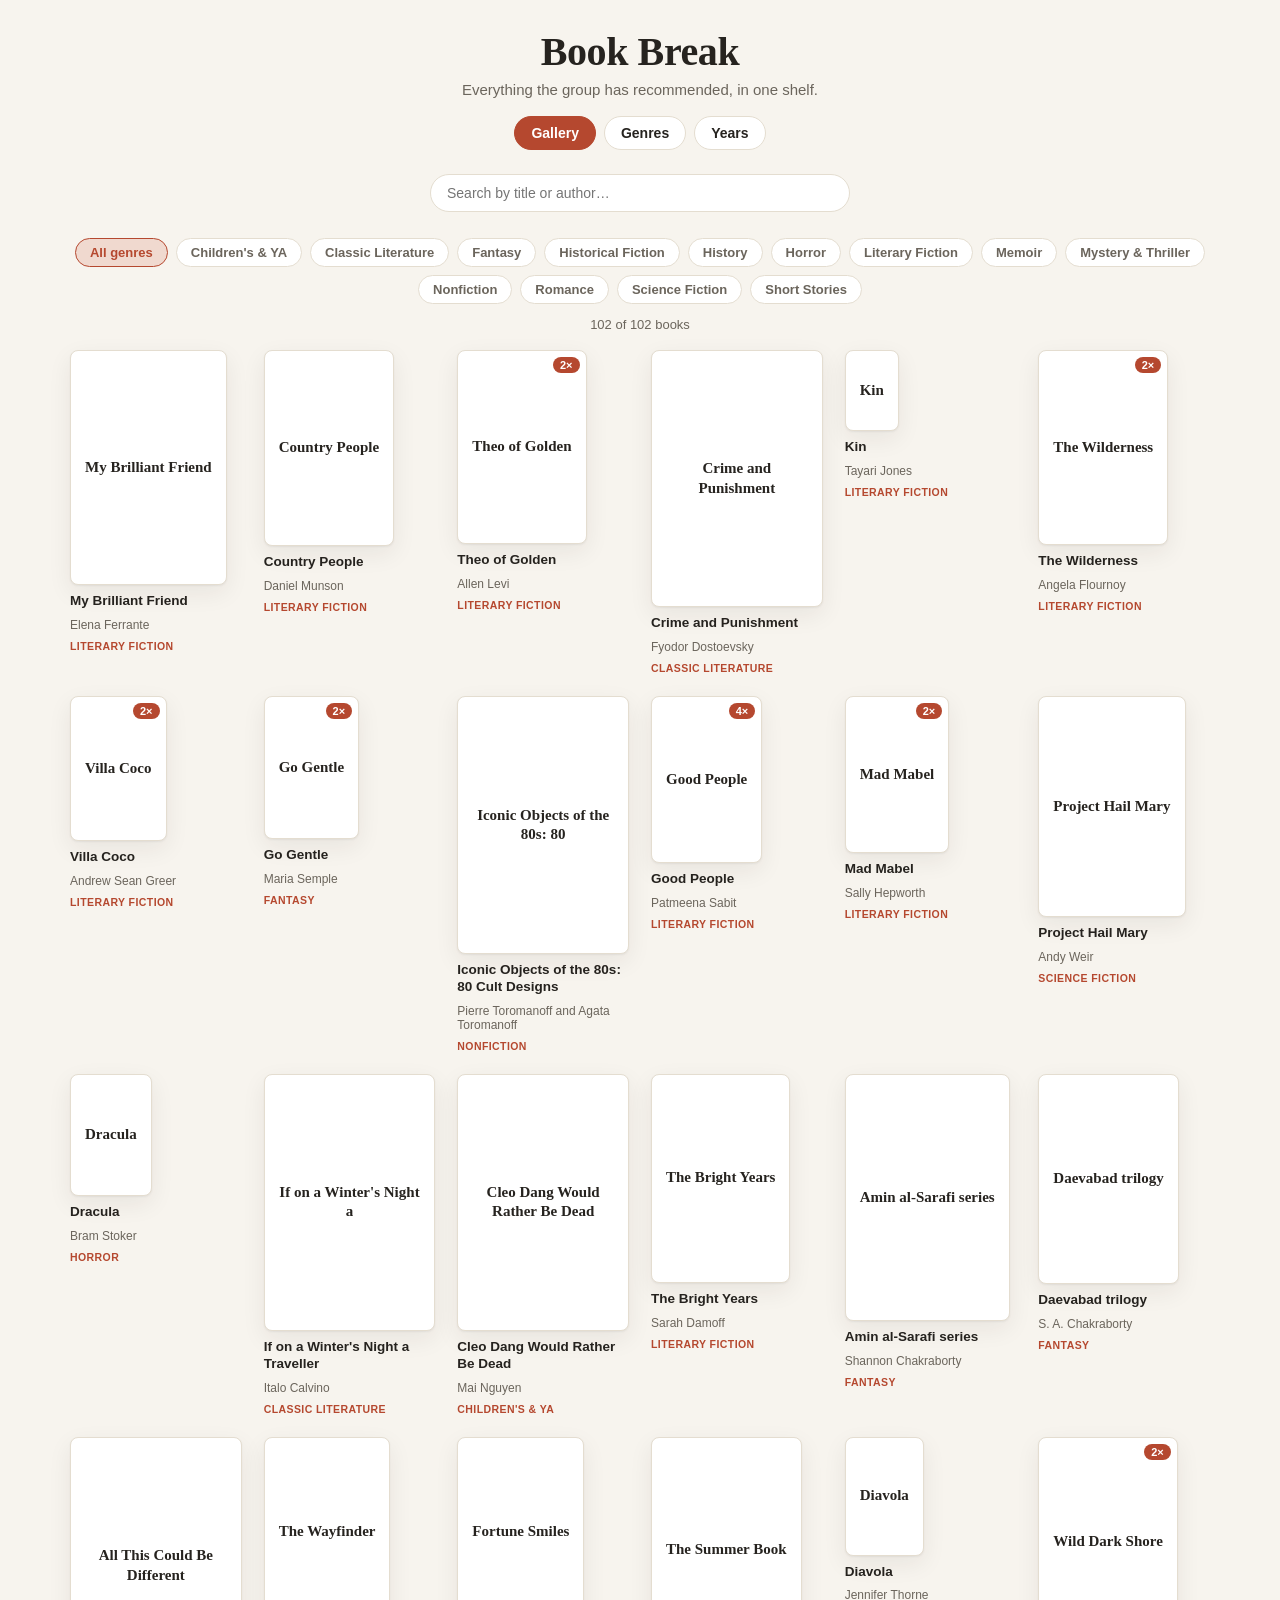
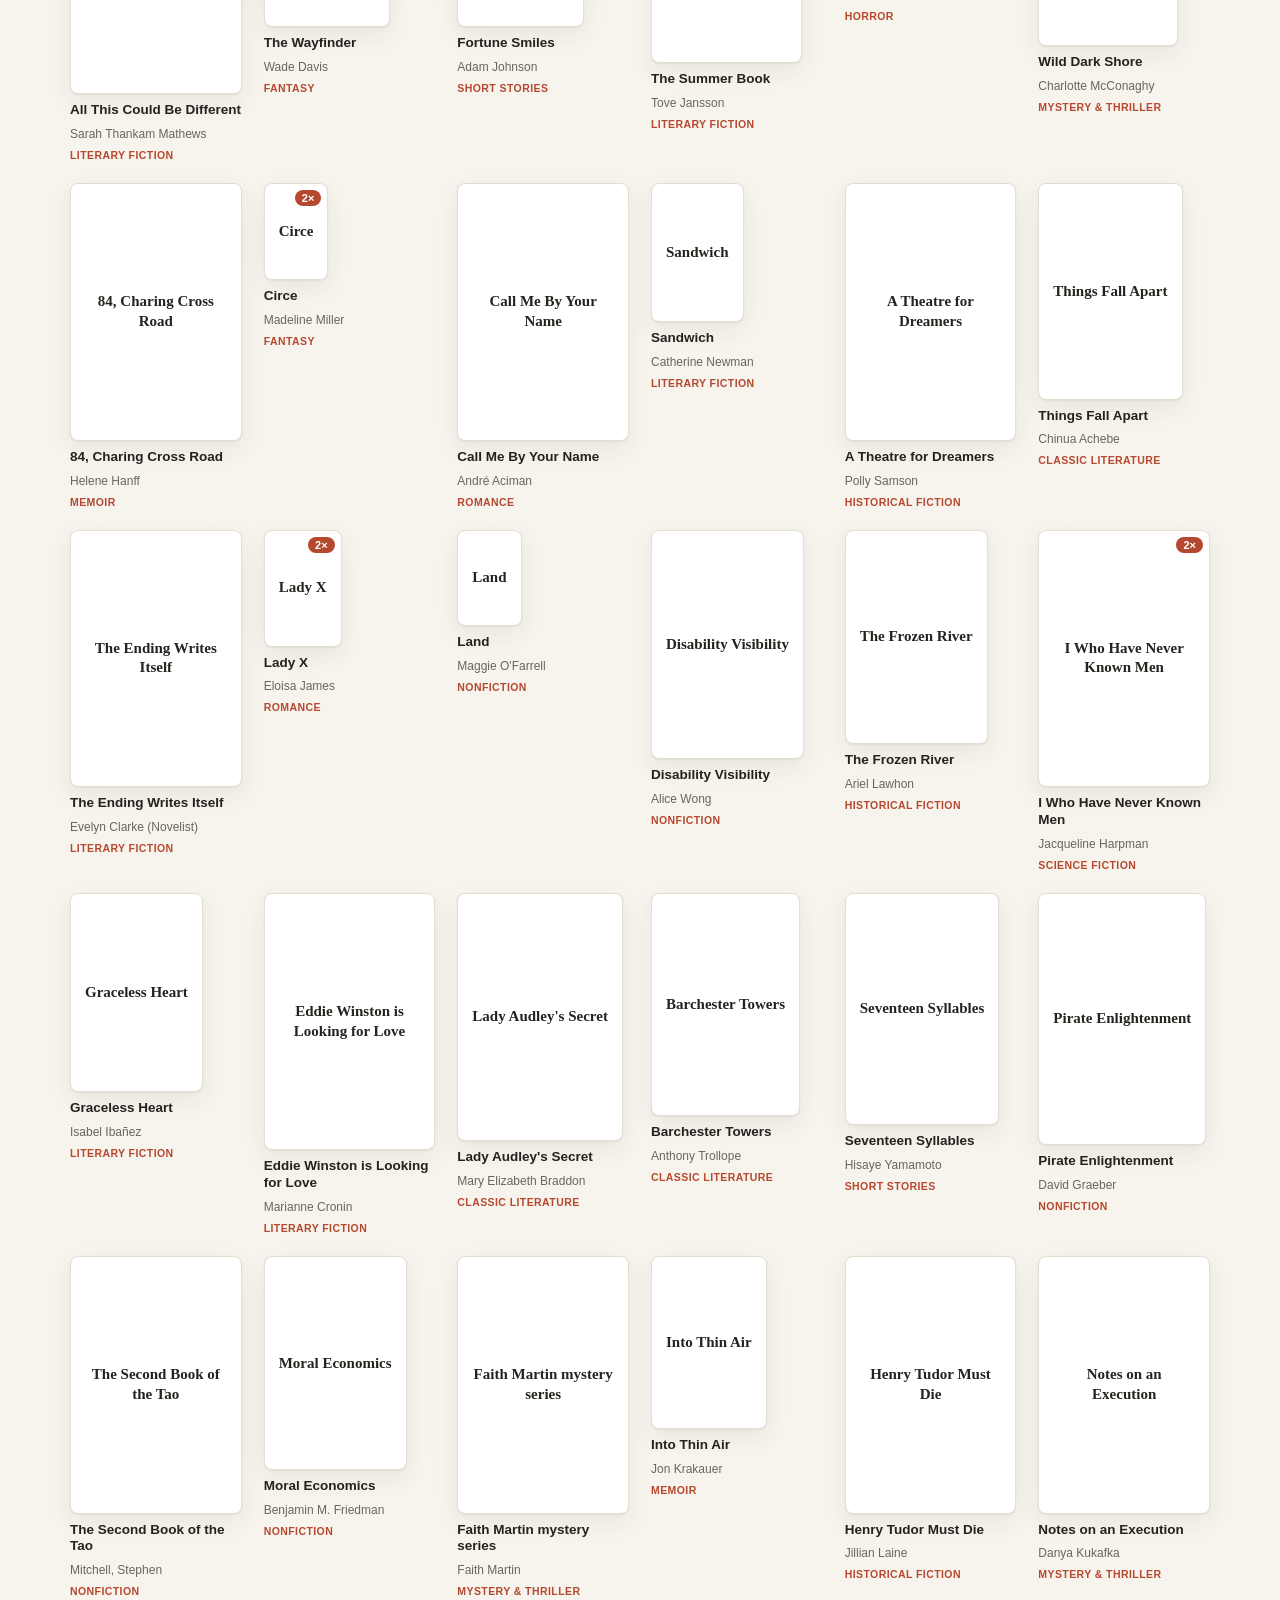
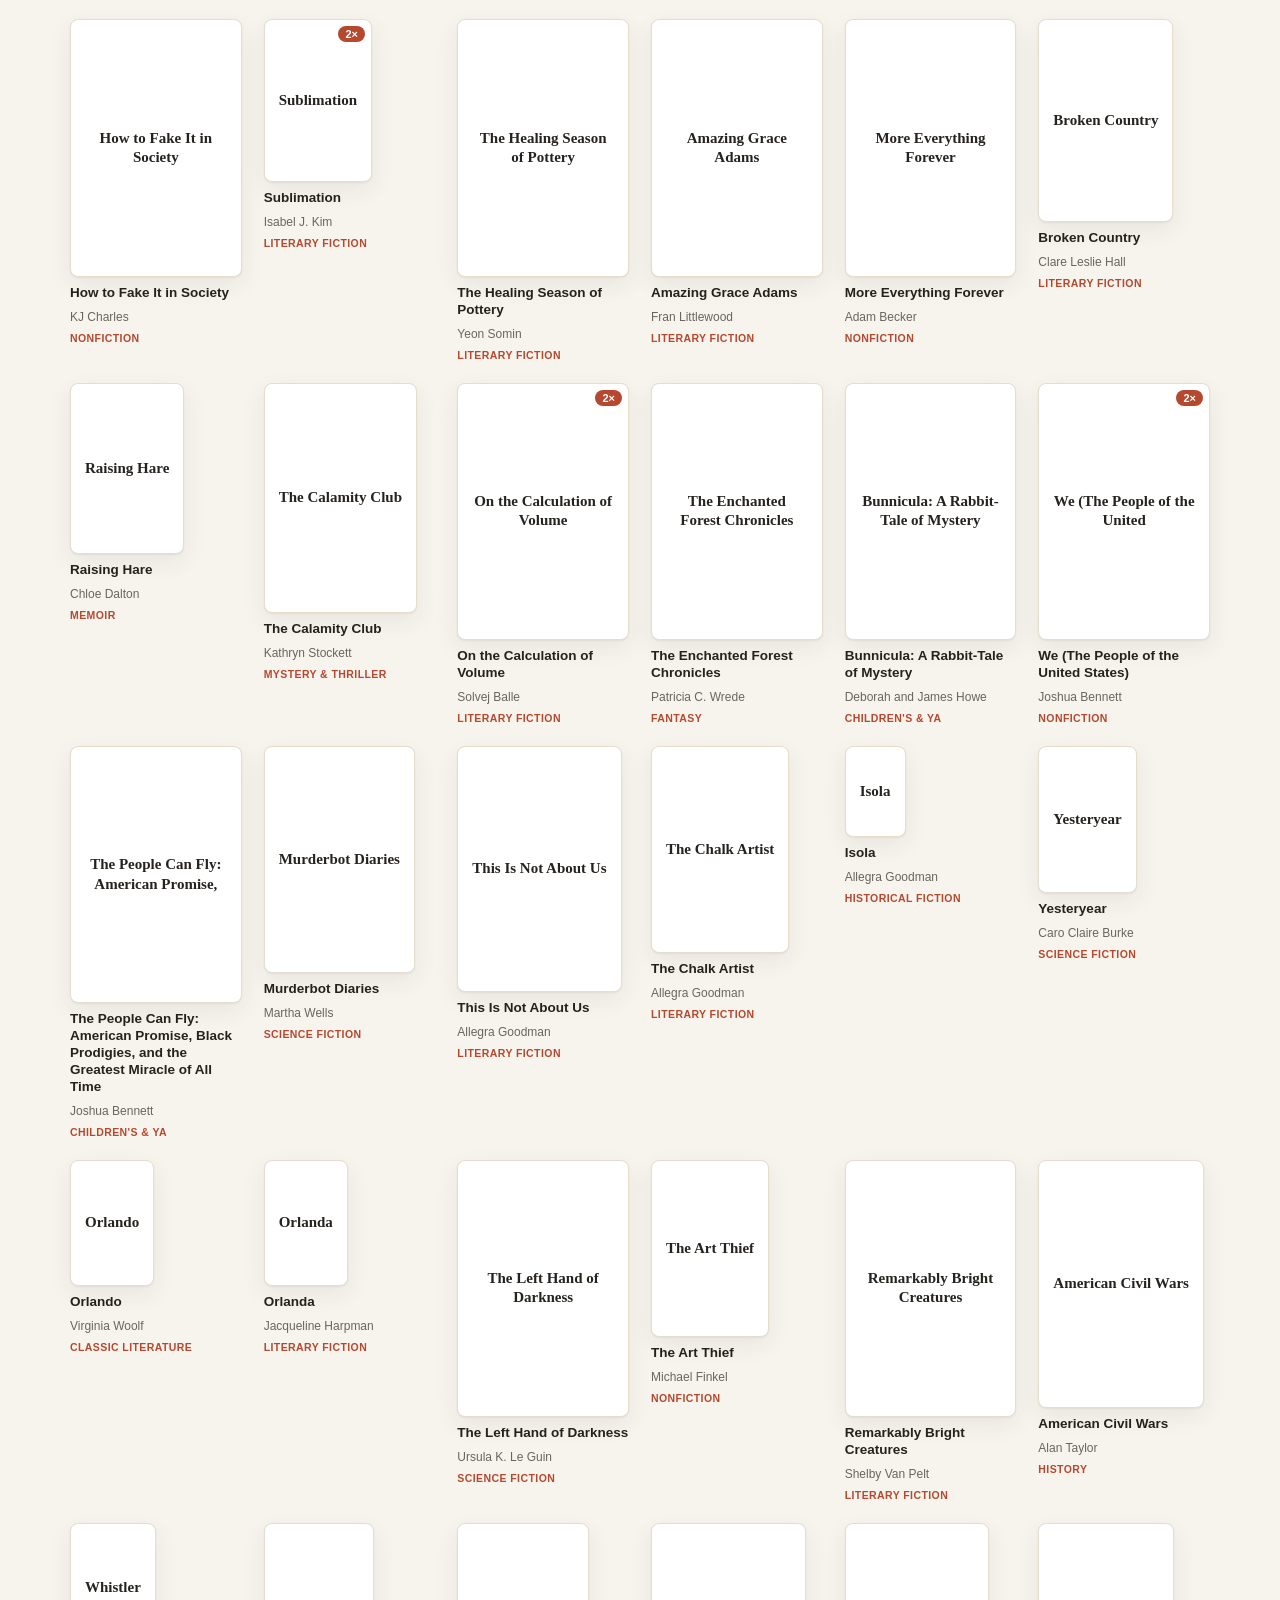
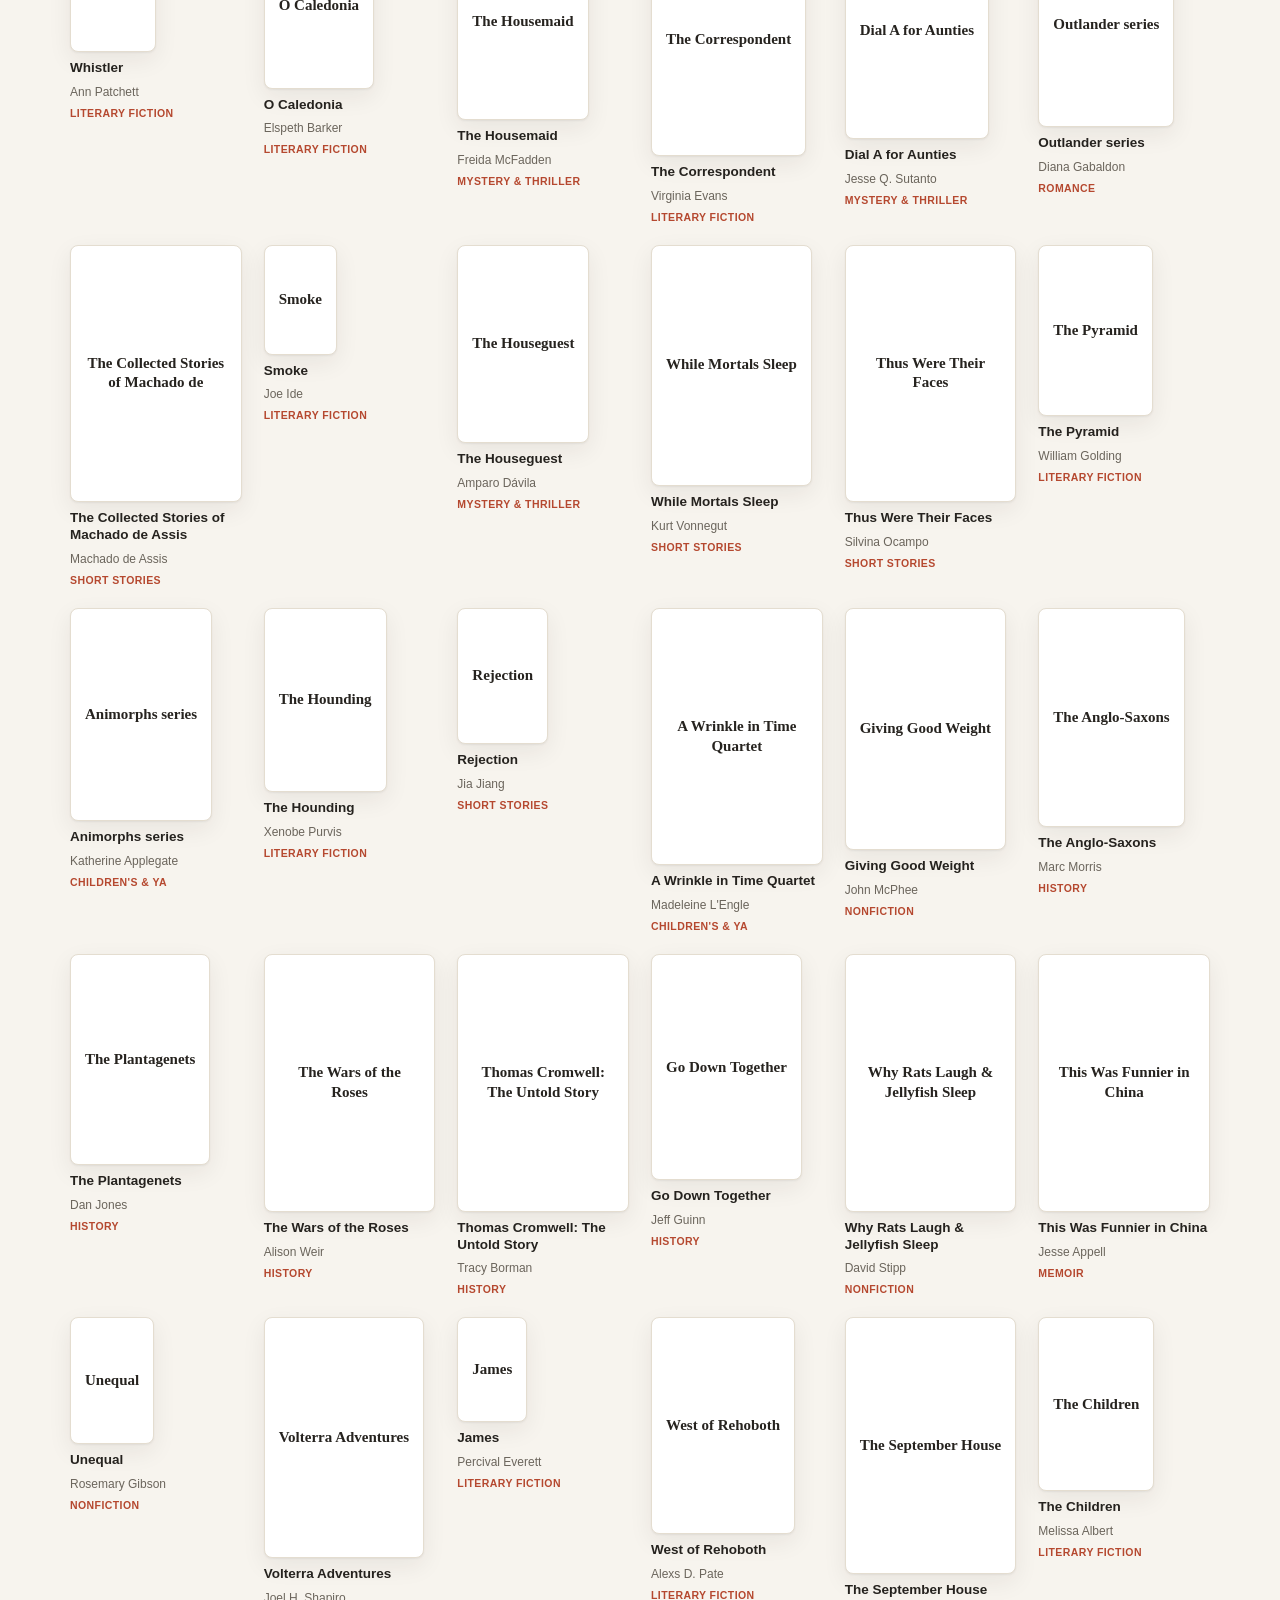
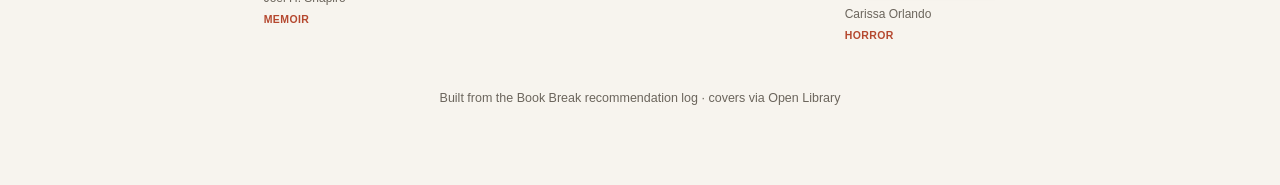
<file: index.html>
<!doctype html>
<html lang="en">
<head>
<meta charset="utf-8" />
<meta name="viewport" content="width=device-width, initial-scale=1" />
<title>Book Break — Recommendations</title>
<link rel="stylesheet" href="styles.css" />
</head>
<body>
<div class="page">
  <header class="top">
    <h1>Book Break</h1>
    <p class="subtitle">Everything the group has recommended, in one shelf.</p>
    <nav class="tabs">
      <a href="index.html" class="active">Gallery</a>
      <a href="genres.html">Genres</a>
      <a href="years.html">Years</a>
    </nav>
  </header>

  <div class="controls">
    <input id="search" class="search-input" type="search" placeholder="Search by title or author…" />
  </div>
  <div id="genreChips" class="chip-row"></div>
  <p id="countLine" class="count-line"></p>

  <div id="gallery" class="gallery"></div>
  <p id="emptyState" class="empty-state" style="display:none;">No books match your search.</p>

  <footer class="credit">Built from the Book Break recommendation log · covers via Open Library</footer>
</div>

<div id="modalBackdrop" class="modal-backdrop hidden">
  <div class="modal" id="modalBody" role="dialog" aria-modal="true"></div>
</div>

<script src="data.js"></script>
<script src="app.js"></script>
</body>
</html>
</file>
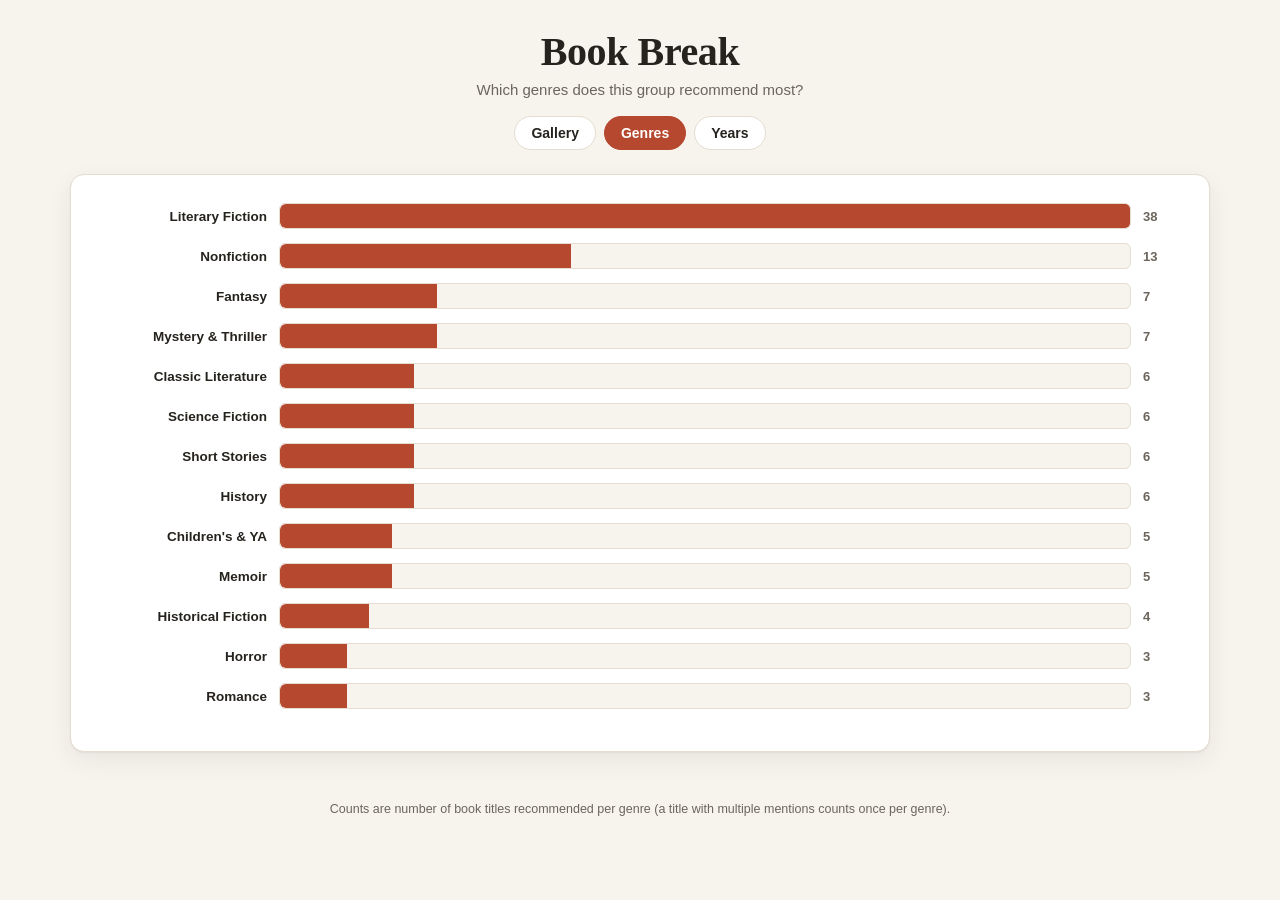
<file: genres.html>
<!doctype html>
<html lang="en">
<head>
<meta charset="utf-8" />
<meta name="viewport" content="width=device-width, initial-scale=1" />
<title>Book Break — Genres</title>
<link rel="stylesheet" href="styles.css" />
</head>
<body>
<div class="page">
  <header class="top">
    <h1>Book Break</h1>
    <p class="subtitle">Which genres does this group recommend most?</p>
    <nav class="tabs">
      <a href="index.html">Gallery</a>
      <a href="genres.html" class="active">Genres</a>
      <a href="years.html">Years</a>
    </nav>
  </header>

  <div class="chart-wrap">
    <div id="chart"></div>
  </div>

  <footer class="credit">Counts are number of book titles recommended per genre (a title with multiple mentions counts once per genre).</footer>
</div>

<script src="data.js"></script>
<script src="genres.js"></script>
</body>
</html>
</file>
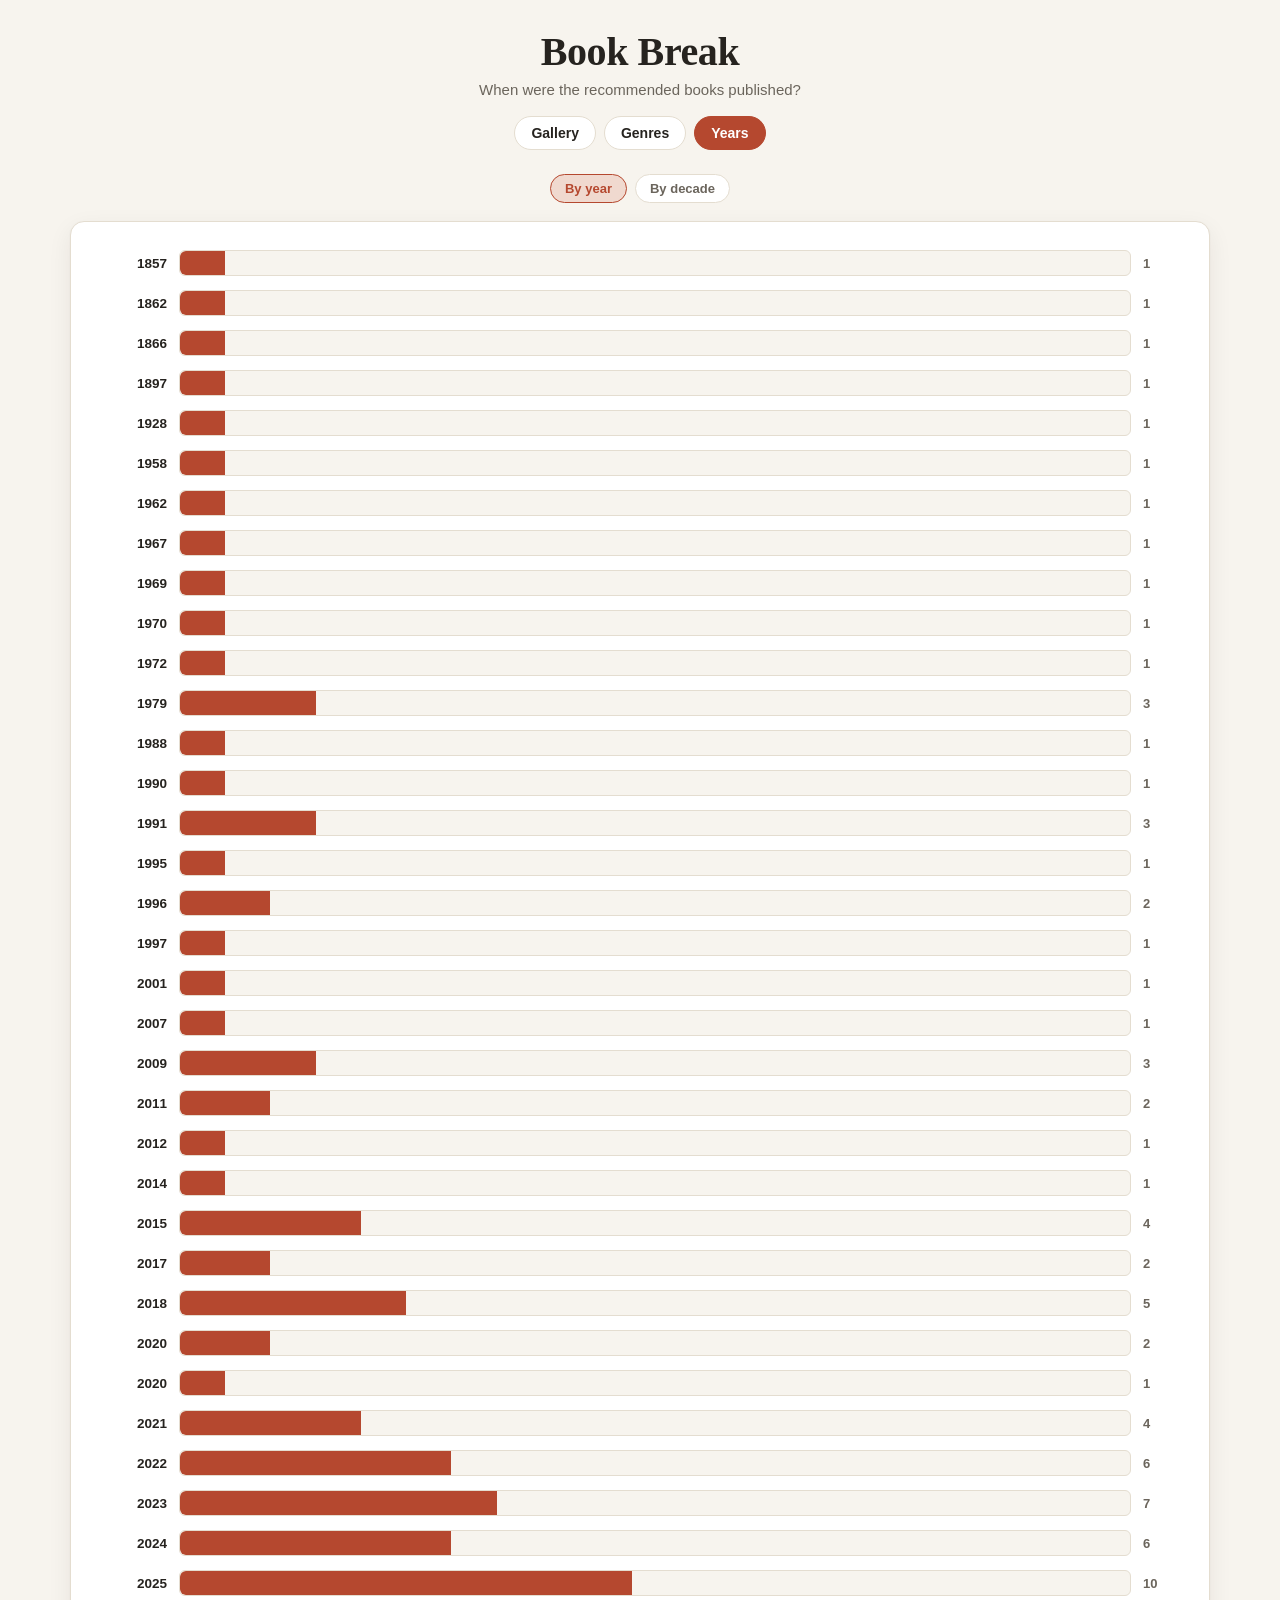
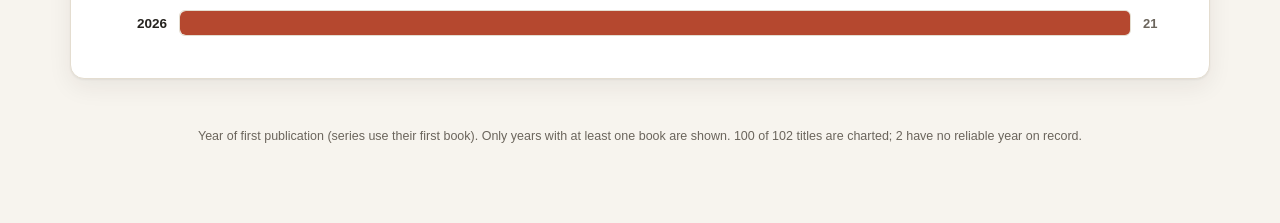
<file: years.html>
<!doctype html>
<html lang="en">
<head>
<meta charset="utf-8" />
<meta name="viewport" content="width=device-width, initial-scale=1" />
<title>Book Break — Years</title>
<link rel="stylesheet" href="styles.css" />
</head>
<body>
<div class="page">
  <header class="top">
    <h1>Book Break</h1>
    <p class="subtitle">When were the recommended books published?</p>
    <nav class="tabs">
      <a href="index.html">Gallery</a>
      <a href="genres.html">Genres</a>
      <a href="years.html" class="active">Years</a>
    </nav>
  </header>

  <div class="chip-row" id="modeChips" style="margin-bottom:18px;"></div>
  <div class="chart-wrap">
    <div id="chart"></div>
  </div>

  <footer class="credit" id="note"></footer>
</div>

<script src="data.js"></script>
<script src="years.js"></script>
</body>
</html>
</file>
<file: styles.css>
:root {
  --bg: #f7f4ee;
  --surface: #ffffff;
  --ink: #26231f;
  --ink-soft: #6b655c;
  --border: #e4ddd0;
  --accent: #b5482f;
  --accent-soft: #f0d9cf;
  --shadow: 0 1px 2px rgba(38, 35, 31, 0.06), 0 8px 24px rgba(38, 35, 31, 0.07);
  --radius: 14px;
  --font-serif: "Iowan Old Style", "Palatino Linotype", Georgia, "Times New Roman", serif;
  --font-sans: -apple-system, BlinkMacSystemFont, "Segoe UI", Helvetica, Arial, sans-serif;
}

@media (prefers-color-scheme: dark) {
  :root:not([data-theme="light"]) {
    --bg: #1b1815;
    --surface: #252220;
    --ink: #f1ece2;
    --ink-soft: #b3aa9c;
    --border: #3a352f;
    --accent: #e08a68;
    --accent-soft: #3f2b23;
    --shadow: 0 1px 2px rgba(0, 0, 0, 0.4), 0 8px 24px rgba(0, 0, 0, 0.35);
  }
}
:root[data-theme="dark"] {
  --bg: #1b1815;
  --surface: #252220;
  --ink: #f1ece2;
  --ink-soft: #b3aa9c;
  --border: #3a352f;
  --accent: #e08a68;
  --accent-soft: #3f2b23;
  --shadow: 0 1px 2px rgba(0, 0, 0, 0.4), 0 8px 24px rgba(0, 0, 0, 0.35);
}

* { box-sizing: border-box; }

body {
  margin: 0;
  background: var(--bg);
  color: var(--ink);
  font-family: var(--font-sans);
  min-height: 100vh;
}

.page {
  max-width: 1180px;
  margin: 0 auto;
  padding: 28px 20px 80px;
}

header.top {
  text-align: center;
  margin-bottom: 24px;
}

header.top h1 {
  font-family: var(--font-serif);
  font-size: clamp(28px, 4vw, 40px);
  margin: 0 0 6px;
  letter-spacing: -0.01em;
}

header.top p.subtitle {
  color: var(--ink-soft);
  margin: 0 0 18px;
  font-size: 15px;
}

nav.tabs {
  display: flex;
  justify-content: center;
  gap: 8px;
  margin-bottom: 8px;
  flex-wrap: wrap;
}

nav.tabs a {
  text-decoration: none;
  color: var(--ink);
  background: var(--surface);
  border: 1px solid var(--border);
  padding: 8px 16px;
  border-radius: 999px;
  font-size: 14px;
  font-weight: 600;
  transition: background 0.15s, transform 0.15s;
}

nav.tabs a.active {
  background: var(--accent);
  border-color: var(--accent);
  color: #fff;
}

nav.tabs a:hover { transform: translateY(-1px); }

.controls {
  display: flex;
  gap: 10px;
  flex-wrap: wrap;
  align-items: center;
  justify-content: center;
  margin: 20px 0 26px;
}

.search-input {
  width: min(420px, 90vw);
  padding: 10px 16px;
  border-radius: 999px;
  border: 1px solid var(--border);
  background: var(--surface);
  color: var(--ink);
  font-size: 14px;
}
.search-input:focus { outline: 2px solid var(--accent); outline-offset: 1px; }

.chip-row {
  display: flex;
  gap: 8px;
  flex-wrap: wrap;
  justify-content: center;
}

.chip {
  border: 1px solid var(--border);
  background: var(--surface);
  color: var(--ink-soft);
  padding: 6px 14px;
  border-radius: 999px;
  font-size: 13px;
  cursor: pointer;
  font-weight: 600;
}
.chip.active {
  background: var(--accent-soft);
  border-color: var(--accent);
  color: var(--accent);
}

.count-line {
  text-align: center;
  color: var(--ink-soft);
  font-size: 13px;
  margin-bottom: 18px;
}

.gallery {
  display: grid;
  grid-template-columns: repeat(auto-fill, minmax(150px, 1fr));
  gap: 22px;
}

.card {
  cursor: pointer;
  display: flex;
  flex-direction: column;
  gap: 8px;
  border: none;
  background: none;
  padding: 0;
  font: inherit;
  color: inherit;
  text-align: left;
}

.cover-wrap {
  position: relative;
  aspect-ratio: 2 / 3;
  border-radius: 8px;
  overflow: hidden;
  box-shadow: var(--shadow);
  background: var(--surface);
  border: 1px solid var(--border);
  transition: transform 0.15s ease;
}
.card:hover .cover-wrap { transform: translateY(-3px); }

.cover-wrap img {
  width: 100%;
  height: 100%;
  object-fit: cover;
  display: block;
}

.cover-fallback {
  width: 100%;
  height: 100%;
  display: flex;
  align-items: center;
  justify-content: center;
  text-align: center;
  padding: 14px;
  font-family: var(--font-serif);
  font-weight: 600;
  font-size: 15px;
  line-height: 1.3;
  color: var(--ink);
}

.mentions-badge {
  position: absolute;
  top: 6px;
  right: 6px;
  background: var(--accent);
  color: #fff;
  font-size: 11px;
  font-weight: 700;
  padding: 2px 7px;
  border-radius: 999px;
}

.card .title {
  font-size: 13.5px;
  font-weight: 700;
  line-height: 1.25;
}
.card .author {
  font-size: 12px;
  color: var(--ink-soft);
}
.card .genre-tag {
  font-size: 10.5px;
  text-transform: uppercase;
  letter-spacing: 0.04em;
  color: var(--accent);
  font-weight: 700;
}

.empty-state {
  text-align: center;
  color: var(--ink-soft);
  padding: 60px 20px;
  font-size: 15px;
}

/* modal */
.modal-backdrop {
  position: fixed;
  inset: 0;
  background: rgba(20, 18, 15, 0.55);
  display: flex;
  align-items: flex-start;
  justify-content: center;
  padding: 5vh 16px;
  overflow-y: auto;
  z-index: 50;
}
.modal-backdrop.hidden { display: none; }

.modal {
  background: var(--surface);
  border-radius: var(--radius);
  max-width: 760px;
  width: 100%;
  box-shadow: var(--shadow);
  position: relative;
  padding: 30px;
  display: grid;
  grid-template-columns: 190px 1fr;
  gap: 26px;
}

@media (max-width: 620px) {
  .modal { grid-template-columns: 1fr; padding: 22px; }
  .modal .cover-col { max-width: 160px; margin: 0 auto; }
}

.modal .cover-col img,
.modal .cover-col .cover-fallback {
  width: 100%;
  aspect-ratio: 2/3;
  border-radius: 8px;
  box-shadow: var(--shadow);
  border: 1px solid var(--border);
  object-fit: cover;
}

.modal-close {
  position: absolute;
  top: 16px;
  right: 16px;
  border: none;
  background: var(--bg);
  color: var(--ink);
  width: 32px;
  height: 32px;
  border-radius: 50%;
  cursor: pointer;
  font-size: 16px;
  line-height: 1;
  display: flex;
  align-items: center;
  justify-content: center;
}

.modal h2 {
  font-family: var(--font-serif);
  margin: 0 0 4px;
  font-size: 24px;
  padding-right: 30px;
}
.modal .meta-author {
  color: var(--ink-soft);
  margin: 0 0 10px;
  font-size: 14.5px;
}
.modal .meta-row {
  display: flex;
  gap: 8px;
  flex-wrap: wrap;
  margin-bottom: 16px;
}
.tag-pill {
  font-size: 11.5px;
  font-weight: 700;
  text-transform: uppercase;
  letter-spacing: 0.03em;
  background: var(--accent-soft);
  color: var(--accent);
  padding: 4px 10px;
  border-radius: 999px;
}

.buy-link {
  display: inline-flex;
  align-items: center;
  gap: 6px;
  background: var(--accent);
  color: #fff;
  text-decoration: none;
  padding: 9px 18px;
  border-radius: 999px;
  font-weight: 700;
  font-size: 14px;
  margin-bottom: 20px;
}
.buy-link:hover { opacity: 0.9; }

.comments-heading {
  font-size: 12.5px;
  text-transform: uppercase;
  letter-spacing: 0.05em;
  color: var(--ink-soft);
  font-weight: 700;
  margin: 0 0 10px;
}

.comment-block {
  border-left: 3px solid var(--border);
  padding: 2px 0 2px 14px;
  margin-bottom: 14px;
}
.comment-block .who {
  font-weight: 700;
  font-size: 13.5px;
  margin-bottom: 4px;
}
.comment-block p {
  margin: 0 0 6px;
  font-size: 14.5px;
  line-height: 1.5;
  color: var(--ink);
}
.comment-block p:last-child { margin-bottom: 0; }

/* genre chart page */
.chart-wrap {
  background: var(--surface);
  border: 1px solid var(--border);
  border-radius: var(--radius);
  padding: 28px 26px;
  box-shadow: var(--shadow);
}

.bar-row {
  display: grid;
  grid-template-columns: 170px 1fr 40px;
  align-items: center;
  gap: 12px;
  margin-bottom: 14px;
}
.bar-row .label {
  font-size: 13.5px;
  font-weight: 600;
  text-align: right;
}
.bar-track {
  background: var(--bg);
  border-radius: 6px;
  height: 26px;
  overflow: hidden;
  border: 1px solid var(--border);
}
.bar-fill {
  height: 100%;
  background: var(--accent);
  border-radius: 6px 0 0 6px;
  transition: width 0.6s ease;
}
.bar-row .value {
  font-size: 13px;
  color: var(--ink-soft);
  font-weight: 700;
}

footer.credit {
  text-align: center;
  color: var(--ink-soft);
  font-size: 12.5px;
  margin-top: 50px;
}
</file>
